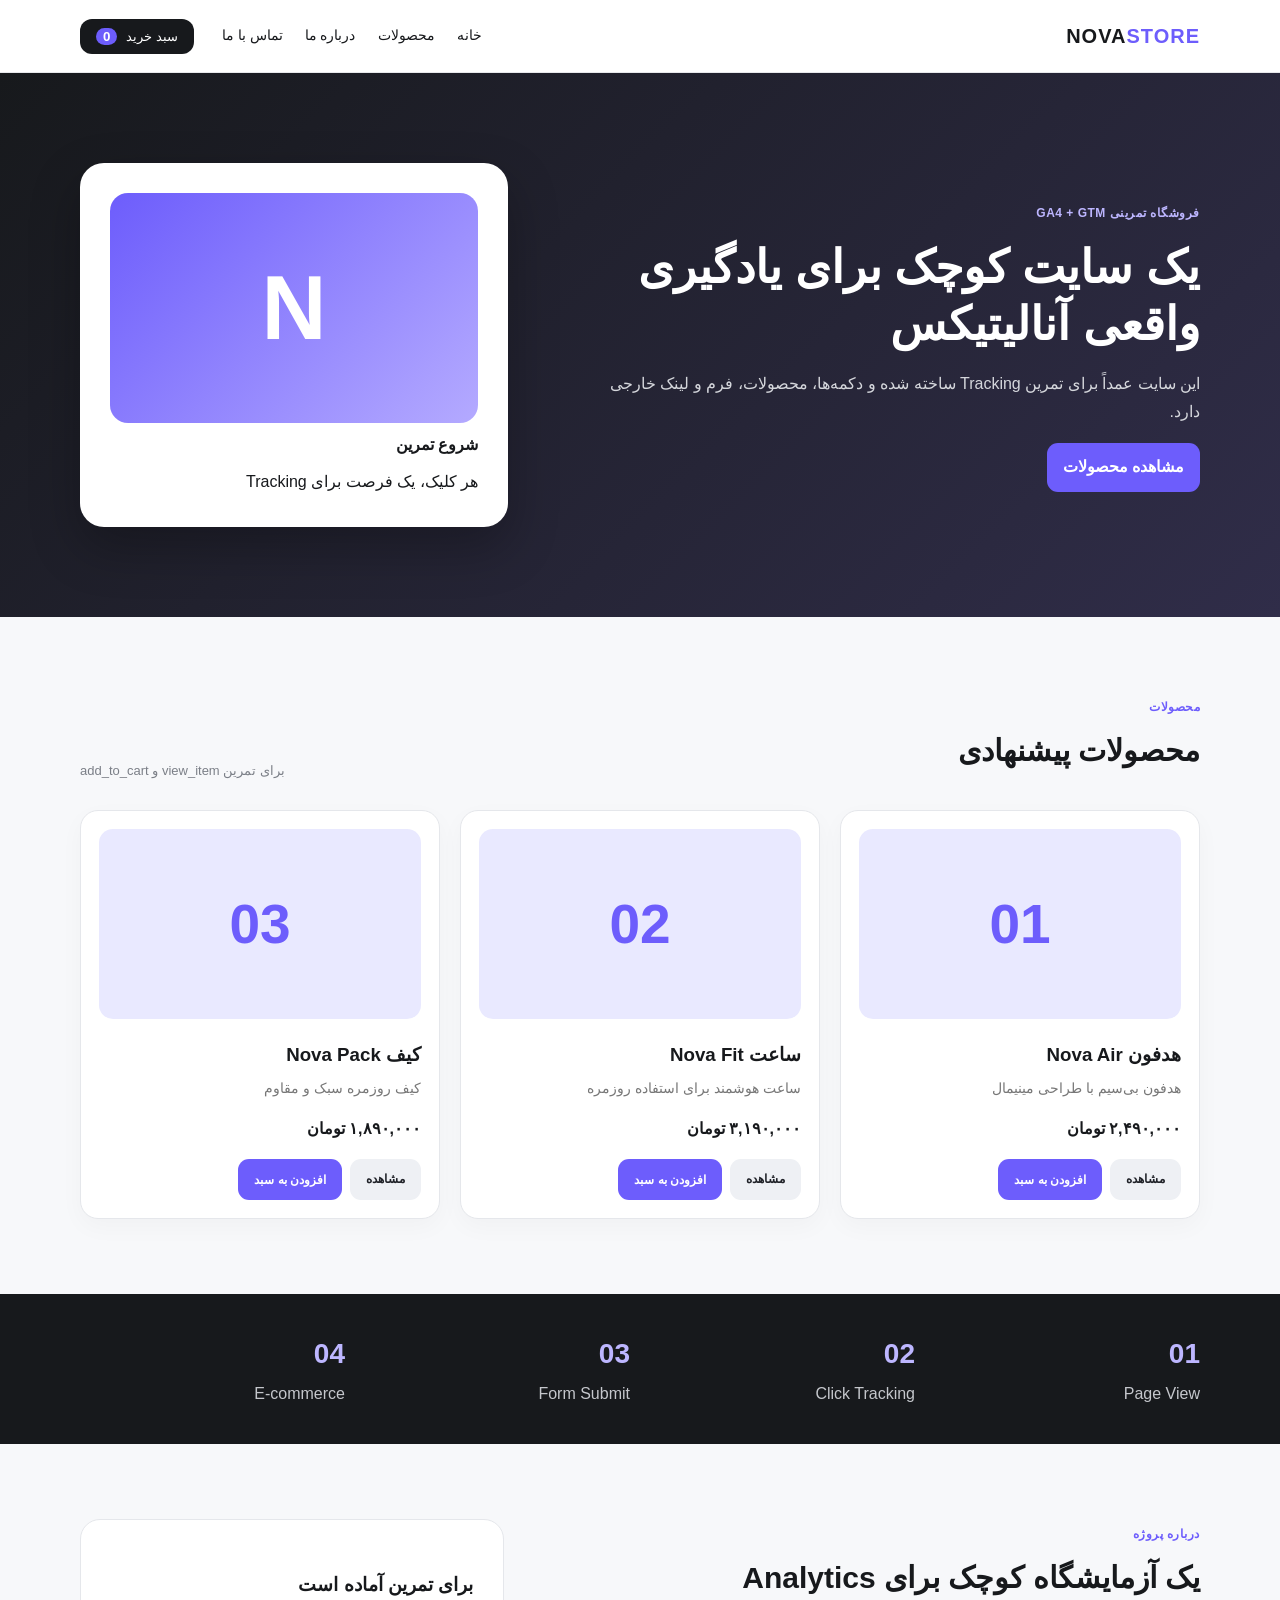
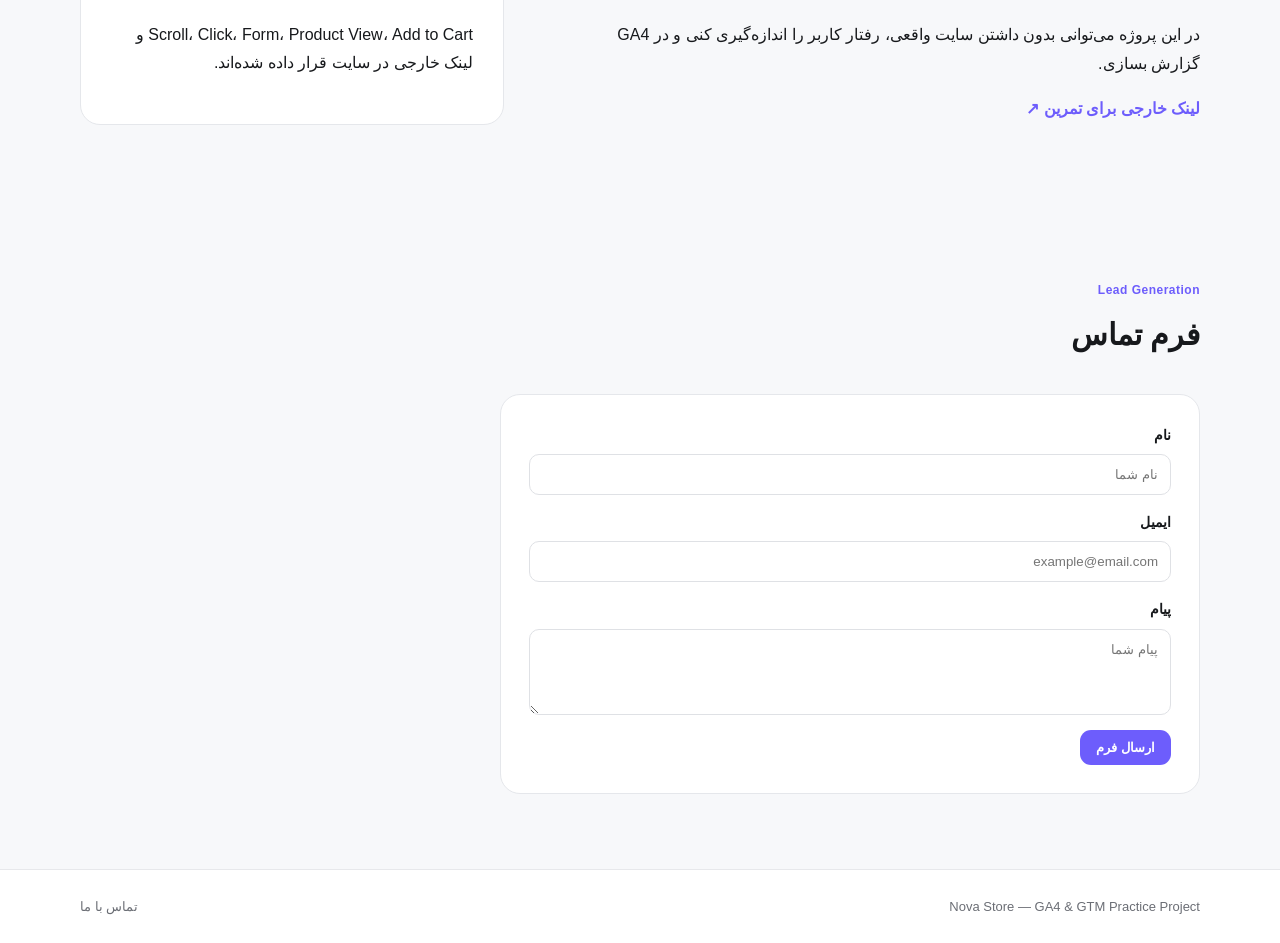
<file: index.html>
<!DOCTYPE html>
<html lang="fa" dir="rtl">
<head>
  <!-- Google Tag Manager -->
<script>(function(w,d,s,l,i){w[l]=w[l]||[];w[l].push({'gtm.start':
new Date().getTime(),event:'gtm.js'});var f=d.getElementsByTagName(s)[0],
j=d.createElement(s),dl=l!='dataLayer'?'&l='+l:'';j.async=true;j.src=
'https://www.googletagmanager.com/gtm.js?id='+i+dl;f.parentNode.insertBefore(j,f);
})(window,document,'script','dataLayer','GTM-KVBX7H4W');</script>
<!-- End Google Tag Manager -->
  <meta charset="UTF-8">
  <meta name="viewport" content="width=device-width, initial-scale=1.0">
  <title>Nova Store | فروشگاه تمرینی</title>
  <link rel="stylesheet" href="style.css">
</head>
<body>
  <!-- Google Tag Manager (noscript) -->
<noscript><iframe src="https://www.googletagmanager.com/ns.html?id=GTM-KVBX7H4W"
height="0" width="0" style="display:none;visibility:hidden"></iframe></noscript>
<!-- End Google Tag Manager (noscript) -->
<header>
  <div class="container nav">
    <a class="logo" href="index.html">NOVA<span>STORE</span></a>
    <nav>
      <a href="index.html">خانه</a>
      <a href="#products">محصولات</a>
      <a href="#about">درباره ما</a>
      <a href="#contact">تماس با ما</a>
    </nav>
    <button class="cart-btn" id="cartButton" data-gtm="cart_click">سبد خرید <b id="cartCount">0</b></button>
  </div>
</header>

<main>
<section class="hero">
  <div class="container hero-grid">
    <div>
      <span class="eyebrow">فروشگاه تمرینی GA4 + GTM</span>
      <h1>یک سایت کوچک برای یادگیری واقعی آنالیتیکس</h1>
      <p>این سایت عمداً برای تمرین Tracking ساخته شده و دکمه‌ها، محصولات، فرم و لینک خارجی دارد.</p>
      <a class="btn primary" href="#products" id="heroCta">مشاهده محصولات</a>
    </div>
    <div class="hero-card">
      <div class="mock-product">N</div>
      <strong>شروع تمرین</strong>
      <span>هر کلیک، یک فرصت برای Tracking</span>
    </div>
  </div>
</section>

<section class="container section" id="products">
  <div class="section-head">
    <div><span class="eyebrow">محصولات</span><h2>محصولات پیشنهادی</h2></div>
    <span class="hint">برای تمرین view_item و add_to_cart</span>
  </div>
  <div class="products">
    <article class="product-card">
      <div class="product-img">01</div>
      <h3>هدفون Nova Air</h3>
      <p>هدفون بی‌سیم با طراحی مینیمال</p>
      <strong>۲,۴۹۰,۰۰۰ تومان</strong>
      <div class="actions">
        <a class="btn secondary" href="product.html?product=nova-air" data-product="Nova Air" data-price="2490000" data-gtm="view_item">مشاهده</a>
        <button class="btn primary add-cart" data-product="Nova Air" data-price="2490000">افزودن به سبد</button>
      </div>
    </article>

    <article class="product-card">
      <div class="product-img">02</div>
      <h3>ساعت Nova Fit</h3>
      <p>ساعت هوشمند برای استفاده روزمره</p>
      <strong>۳,۱۹۰,۰۰۰ تومان</strong>
      <div class="actions">
        <a class="btn secondary" href="product.html?product=nova-fit" data-product="Nova Fit" data-price="3190000" data-gtm="view_item">مشاهده</a>
        <button class="btn primary add-cart" data-product="Nova Fit" data-price="3190000">افزودن به سبد</button>
      </div>
    </article>

    <article class="product-card">
      <div class="product-img">03</div>
      <h3>کیف Nova Pack</h3>
      <p>کیف روزمره سبک و مقاوم</p>
      <strong>۱,۸۹۰,۰۰۰ تومان</strong>
      <div class="actions">
        <a class="btn secondary" href="product.html?product=nova-pack" data-product="Nova Pack" data-price="1890000" data-gtm="view_item">مشاهده</a>
        <button class="btn primary add-cart" data-product="Nova Pack" data-price="1890000">افزودن به سبد</button>
      </div>
    </article>
  </div>
</section>

<section class="stats">
  <div class="container stats-grid">
    <div><b>01</b><span>Page View</span></div>
    <div><b>02</b><span>Click Tracking</span></div>
    <div><b>03</b><span>Form Submit</span></div>
    <div><b>04</b><span>E-commerce</span></div>
  </div>
</section>

<section class="container section two-col" id="about">
  <div>
    <span class="eyebrow">درباره پروژه</span>
    <h2>یک آزمایشگاه کوچک برای Analytics</h2>
    <p>در این پروژه می‌توانی بدون داشتن سایت واقعی، رفتار کاربر را اندازه‌گیری کنی و در GA4 گزارش بسازی.</p>
    <a class="external" href="https://www.google.com" target="_blank" rel="noopener" data-gtm="outbound_click">لینک خارجی برای تمرین ↗</a>
  </div>
  <div class="feature-box">
    <h3>برای تمرین آماده است</h3>
    <p>Scroll، Click، Form، Product View، Add to Cart و لینک خارجی در سایت قرار داده شده‌اند.</p>
  </div>
</section>

<section class="container section contact" id="contact">
  <div class="section-head">
    <div><span class="eyebrow">Lead Generation</span><h2>فرم تماس</h2></div>
  </div>
  <form id="contactForm">
    <label>نام<input type="text" name="name" required placeholder="نام شما"></label>
    <label>ایمیل<input type="email" name="email" required placeholder="example@email.com"></label>
    <label>پیام<textarea name="message" rows="4" placeholder="پیام شما"></textarea></label>
    <button class="btn primary" type="submit">ارسال فرم</button>
    <p id="formMessage" class="success" hidden>فرم با موفقیت ارسال شد.</p>
  </form>
</section>
</main>

<footer>
  <div class="container footer">
    <span>Nova Store — GA4 & GTM Practice Project</span>
    <a href="#contact">تماس با ما</a>
  </div>
</footer>

<script>
window.dataLayer = window.dataLayer || [];
window.dataLayer.push({event: 'site_ready'});

let cartCount = 0;
document.querySelectorAll('.add-cart').forEach(btn => {
  btn.addEventListener('click', () => {
    cartCount++;
    document.getElementById('cartCount').textContent = cartCount;
    const product = btn.dataset.product;
    const price = Number(btn.dataset.price);
    window.dataLayer.push({
      event: 'add_to_cart',
      ecommerce: {
        currency: 'IRR',
        value: price,
        items: [{item_name: product, price: price, quantity: 1}]
      }
    });
    btn.textContent = 'اضافه شد ✓';
    setTimeout(() => btn.textContent = 'افزودن به سبد', 1000);
  });
});

document.querySelectorAll('[data-gtm="view_item"]').forEach(link => {
  link.addEventListener('click', () => {
    window.dataLayer.push({
      event: 'view_item',
      ecommerce: {
        currency: 'IRR',
        value: Number(link.dataset.price),
        items: [{item_name: link.dataset.product, price: Number(link.dataset.price), quantity: 1}]
      }
    });
  });
});

document.getElementById('contactForm').addEventListener('submit', (e) => {
  e.preventDefault();
  window.dataLayer.push({event: 'generate_lead', form_name: 'contact_form'});
  document.getElementById('formMessage').hidden = false;
});

document.getElementById('heroCta').addEventListener('click', () => {
  window.dataLayer.push({event: 'hero_cta_click', cta_text: 'مشاهده محصولات'});
});
</script>
</body>
</html>
</file>
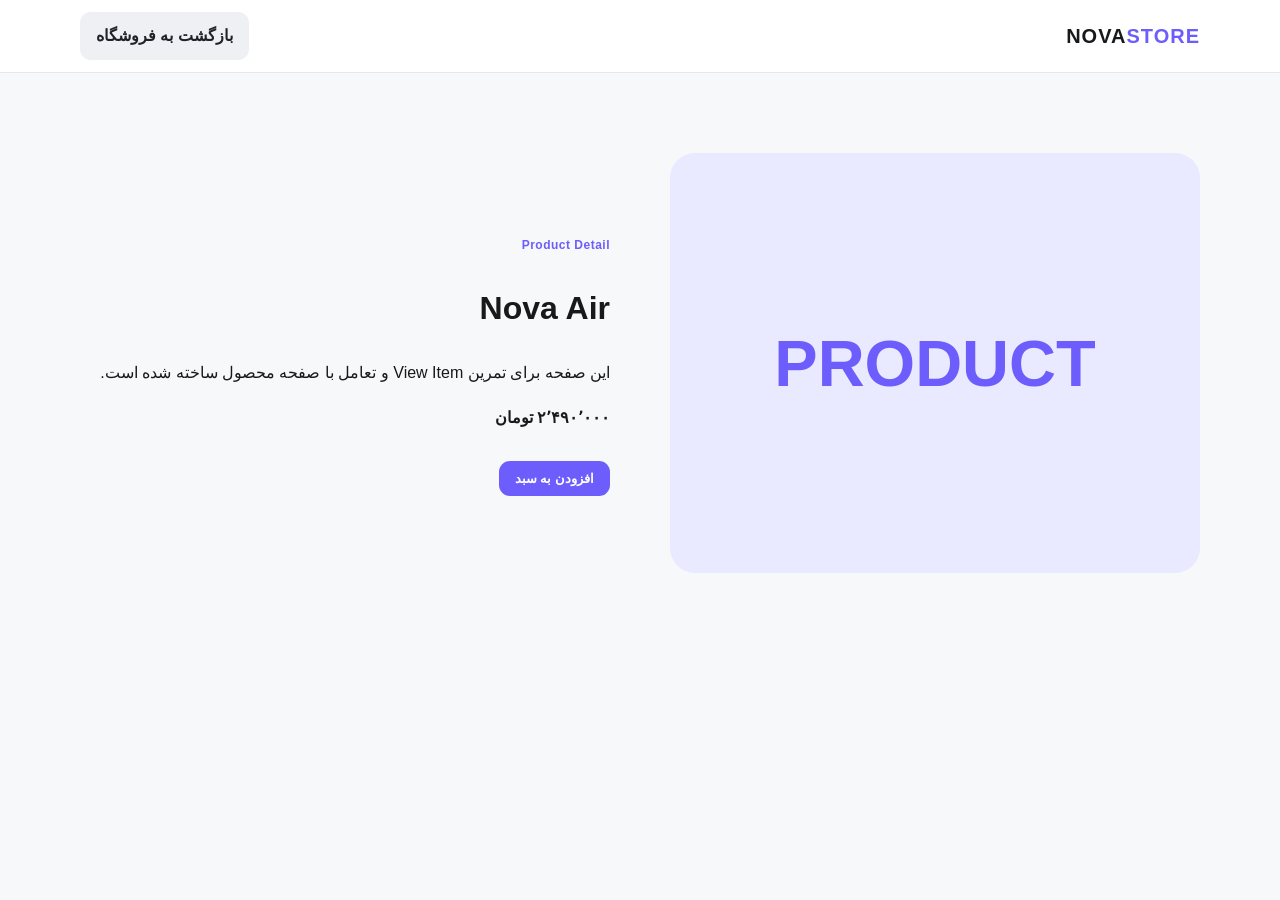
<file: product.html>
<!DOCTYPE html>
<html lang="fa" dir="rtl">
<head>
  <!-- Google Tag Manager -->
<script>(function(w,d,s,l,i){w[l]=w[l]||[];w[l].push({'gtm.start':
new Date().getTime(),event:'gtm.js'});var f=d.getElementsByTagName(s)[0],
j=d.createElement(s),dl=l!='dataLayer'?'&l='+l:'';j.async=true;j.src=
'https://www.googletagmanager.com/gtm.js?id='+i+dl;f.parentNode.insertBefore(j,f);
})(window,document,'script','dataLayer','GTM-KVBX7H4W');</script>
<!-- End Google Tag Manager -->
<meta charset="UTF-8"><meta name="viewport" content="width=device-width, initial-scale=1.0">
<title>Product | Nova Store</title><link rel="stylesheet" href="style.css">
</head>
<body>
  <!-- Google Tag Manager (noscript) -->
<noscript><iframe src="https://www.googletagmanager.com/ns.html?id=GTM-KVBX7H4W"
height="0" width="0" style="display:none;visibility:hidden"></iframe></noscript>
<!-- End Google Tag Manager (noscript) -->
<header><div class="container nav"><a class="logo" href="index.html">NOVA<span>STORE</span></a><a class="btn secondary" href="index.html">بازگشت به فروشگاه</a></div></header>
<main class="container product-page">
  <div class="product-large">PRODUCT</div>
  <div>
    <span class="eyebrow">Product Detail</span>
    <h1 id="productName">محصول Nova</h1>
    <p>این صفحه برای تمرین View Item و تعامل با صفحه محصول ساخته شده است.</p>
    <strong id="productPrice">۲,۴۹۰,۰۰۰ تومان</strong>
    <br><br>
    <button class="btn primary" id="addProduct">افزودن به سبد</button>
  </div>
</main>
<script>
window.dataLayer = window.dataLayer || [];
const params = new URLSearchParams(location.search);
const products = {
  'nova-air': {name:'Nova Air', price:2490000},
  'nova-fit': {name:'Nova Fit', price:3190000},
  'nova-pack': {name:'Nova Pack', price:1890000}
};
const p = products[params.get('product')] || products['nova-air'];
document.getElementById('productName').textContent = p.name;
document.getElementById('productPrice').textContent = p.price.toLocaleString('fa-IR') + ' تومان';
window.dataLayer.push({event:'view_item', ecommerce:{currency:'IRR', value:p.price, items:[{item_name:p.name, price:p.price, quantity:1}]}});
document.getElementById('addProduct').addEventListener('click', () => {
  window.dataLayer.push({event:'add_to_cart', ecommerce:{currency:'IRR', value:p.price, items:[{item_name:p.name, price:p.price, quantity:1}]}});
  document.getElementById('addProduct').textContent='به سبد اضافه شد ✓';
});
</script>
</body></html>
</file>
<file: style.css>
*{box-sizing:border-box}body{margin:0;font-family:Tahoma,Arial,sans-serif;background:#f7f8fa;color:#17191c;line-height:1.8}a{text-decoration:none;color:inherit}.container{width:min(1120px,92%);margin:auto}header{background:#fff;border-bottom:1px solid #e7e8eb;position:sticky;top:0;z-index:5}.nav{height:72px;display:flex;align-items:center;gap:28px}.logo{font-weight:900;font-size:20px;letter-spacing:1px;margin-left:auto}.logo span{color:#6d5dfc}nav{display:flex;gap:22px;font-size:14px}nav a:hover{color:#6d5dfc}.cart-btn{border:0;background:#17191c;color:#fff;border-radius:12px;padding:10px 16px;cursor:pointer}.cart-btn b{background:#6d5dfc;padding:1px 7px;border-radius:10px;margin-right:5px}.hero{background:linear-gradient(135deg,#17191c,#302d49);color:#fff;padding:90px 0}.hero-grid{display:grid;grid-template-columns:1.5fr 1fr;gap:50px;align-items:center}.eyebrow{font-size:12px;color:#6d5dfc;font-weight:bold;letter-spacing:.5px}.hero .eyebrow{color:#bdb6ff}.hero h1{font-size:46px;line-height:1.25;margin:12px 0}.hero p{color:#d5d7dc;max-width:620px}.hero-card{background:#fff;color:#17191c;border-radius:24px;padding:30px;display:flex;flex-direction:column;gap:8px;box-shadow:0 20px 50px #0004}.mock-product{height:230px;border-radius:18px;background:linear-gradient(135deg,#6d5dfc,#b4aaff);display:grid;place-items:center;color:white;font-size:90px;font-weight:900}.btn{display:inline-block;border:0;border-radius:11px;padding:10px 16px;cursor:pointer;font-family:inherit;font-weight:bold}.primary{background:#6d5dfc;color:white}.secondary{background:#eef0f4;color:#202228}.section{padding:75px 0}.section-head{display:flex;justify-content:space-between;align-items:end;margin-bottom:28px}.section h2{margin:4px 0;font-size:30px}.hint{color:#7b7f87;font-size:13px}.products{display:grid;grid-template-columns:repeat(3,1fr);gap:20px}.product-card{background:#fff;border:1px solid #e5e7eb;border-radius:18px;padding:18px;box-shadow:0 8px 25px #15182008}.product-img{height:190px;border-radius:14px;background:#e9e9ff;display:grid;place-items:center;font-size:55px;font-weight:900;color:#6d5dfc}.product-card h3{margin-bottom:4px}.product-card p{color:#777;font-size:14px;margin-top:0}.actions{display:flex;gap:8px;margin-top:15px}.actions .btn{font-size:12px}.stats{background:#17191c;color:white;padding:35px 0}.stats-grid{display:grid;grid-template-columns:repeat(4,1fr);gap:20px}.stats-grid div{display:flex;flex-direction:column}.stats-grid b{font-size:28px;color:#bdb6ff}.stats-grid span{color:#c5c7cc}.two-col{display:grid;grid-template-columns:1.2fr .8fr;gap:60px}.feature-box{background:#fff;border:1px solid #e5e7eb;border-radius:20px;padding:30px}.external{color:#6d5dfc;font-weight:bold}.contact form{background:#fff;padding:28px;border-radius:20px;border:1px solid #e5e7eb;max-width:700px}.contact label{display:block;font-size:14px;font-weight:bold;margin-bottom:15px}.contact input,.contact textarea{display:block;width:100%;border:1px solid #dfe1e5;border-radius:10px;padding:12px;margin-top:6px;font-family:inherit}.success{color:#21863a;font-weight:bold}footer{background:#fff;border-top:1px solid #e7e8eb;padding:25px 0}.footer{display:flex;justify-content:space-between;font-size:13px;color:#6b6e75}.product-page{padding:80px 0;display:grid;grid-template-columns:1fr 1fr;gap:60px;align-items:center}.product-large{height:420px;border-radius:25px;background:#e9e9ff;display:grid;place-items:center;color:#6d5dfc;font-size:65px;font-weight:900}@media(max-width:800px){nav{display:none}.hero-grid,.products,.two-col,.product-page{grid-template-columns:1fr}.stats-grid{grid-template-columns:repeat(2,1fr)}.hero h1{font-size:34px}.section-head{display:block}.hint{display:block;margin-top:8px}}
</file>
